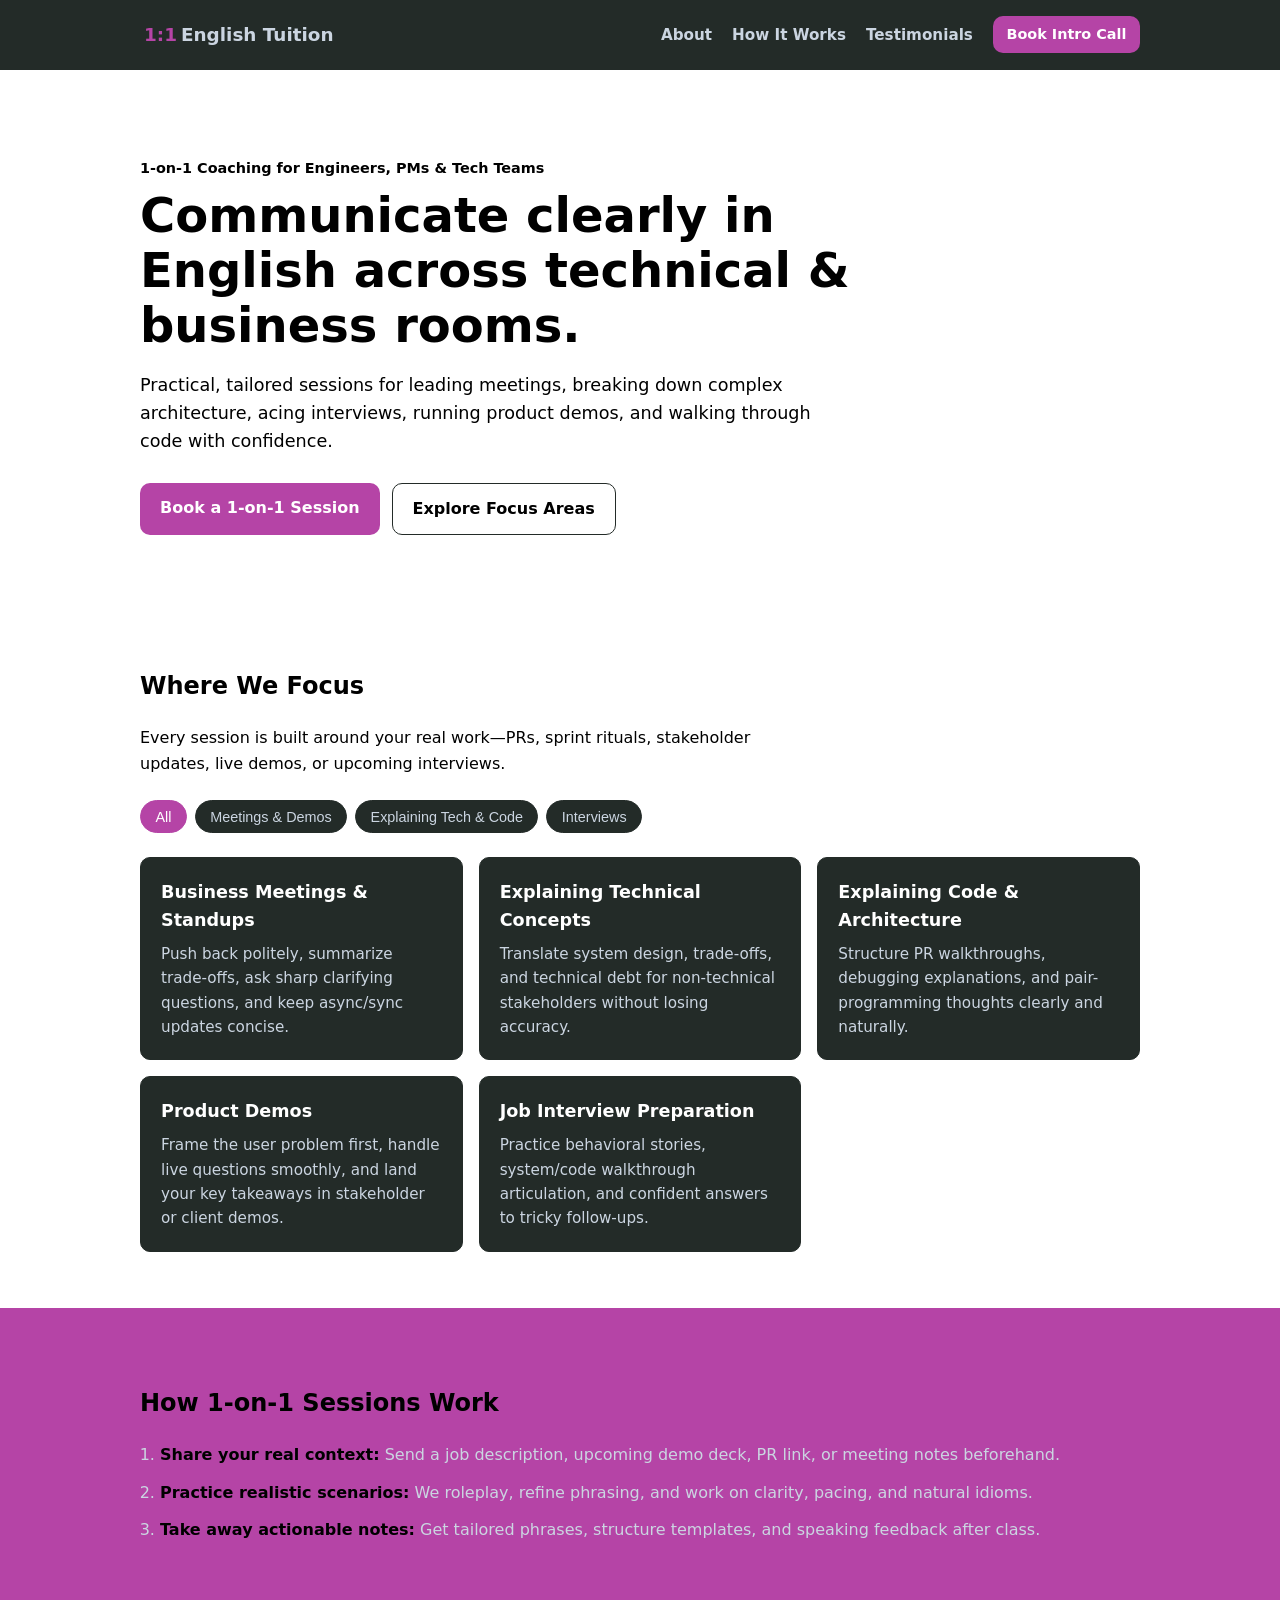
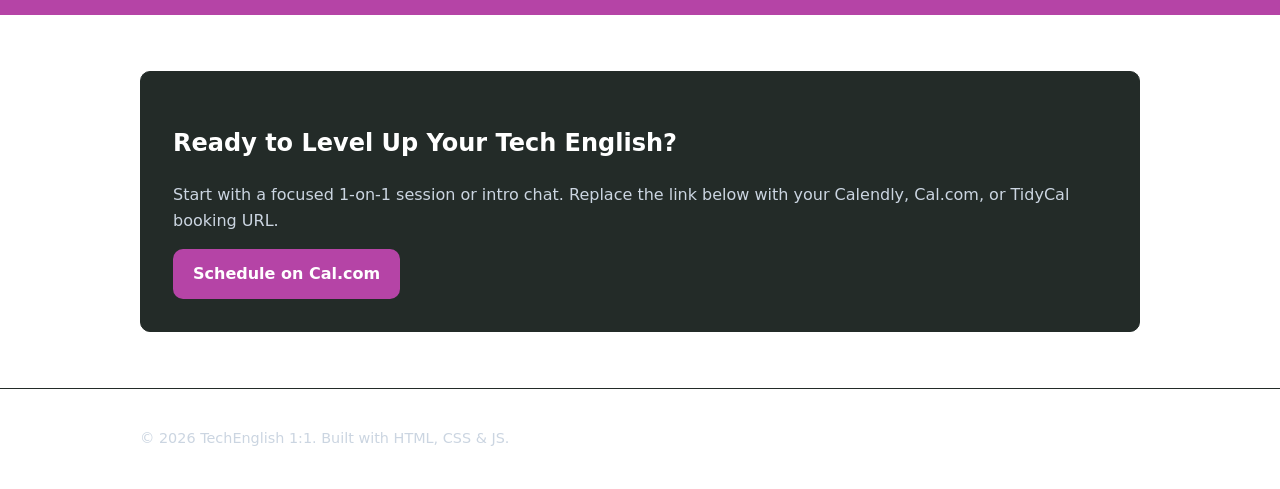
<file: index.html>
<!DOCTYPE html>
<html lang="en">

<head>
  <meta charset="UTF-8" />
  <meta name="viewport" content="width=device-width, initial-scale=1.0" />
  <title>1-on-1 English for Tech Workers</title>
  <link rel="stylesheet" href="assets/styles.css" />
</head>

<body>
  <header class="site-header" id="site-header"></header>

  <main>
    <section class="hero">
      <div class="container">
        <p class="eyebrow">1-on-1 Coaching for Engineers, PMs &amp; Tech Teams</p>
        <h1>Communicate clearly in English across technical &amp; business rooms.</h1>
        <p class="lead">
          Practical, tailored sessions for leading meetings, breaking down complex architecture,
          acing interviews, running product demos, and walking through code with confidence.
        </p>
        <div class="hero-actions">
          <a href="#book" class="btn">Book a 1-on-1 Session</a>
          <a href="#focus-areas" class="btn btn-secondary">Explore Focus Areas</a>
        </div>
      </div>
    </section>

    <section id="focus-areas" class="section">
      <div class="container">
        <h2>Where We Focus</h2>
        <p class="section-intro">
          Every session is built around your real work—PRs, sprint rituals, stakeholder updates,
          live demos, or upcoming interviews.
        </p>

        <div class="filter-bar" role="group" aria-label="Filter focus areas">
          <button class="filter-btn active" data-filter="all">All</button>
          <button class="filter-btn" data-filter="meetings">Meetings &amp; Demos</button>
          <button class="filter-btn" data-filter="technical">Explaining Tech &amp; Code</button>
          <button class="filter-btn" data-filter="career">Interviews</button>
        </div>

        <div class="grid">
          <article class="card" data-category="meetings">
            <h3>Business Meetings &amp; Standups</h3>
            <p>Push back politely, summarize trade-offs, ask sharp clarifying questions, and keep async/sync updates
              concise.</p>
          </article>

          <article class="card" data-category="technical">
            <h3>Explaining Technical Concepts</h3>
            <p>Translate system design, trade-offs, and technical debt for non-technical stakeholders without losing
              accuracy.</p>
          </article>

          <article class="card" data-category="technical">
            <h3>Explaining Code &amp; Architecture</h3>
            <p>Structure PR walkthroughs, debugging explanations, and pair-programming thoughts clearly and naturally.
            </p>
          </article>

          <article class="card" data-category="meetings">
            <h3>Product Demos</h3>
            <p>Frame the user problem first, handle live questions smoothly, and land your key takeaways in stakeholder
              or client demos.</p>
          </article>

          <article class="card" data-category="career">
            <h3>Job Interview Preparation</h3>
            <p>Practice behavioral stories, system/code walkthrough articulation, and confident answers to tricky
              follow-ups.</p>
          </article>
        </div>
      </div>
    </section>

    <section id="how-it-works" class="section section-alt">
      <div class="container" id="how-it-works">
        <h2>How 1-on-1 Sessions Work</h2>
        <ol class="steps">
          <li><strong>Share your real context:</strong> Send a job description, upcoming demo deck, PR link, or meeting
            notes beforehand.</li>
          <li><strong>Practice realistic scenarios:</strong> We roleplay, refine phrasing, and work on clarity, pacing,
            and natural idioms.</li>
          <li><strong>Take away actionable notes:</strong> Get tailored phrases, structure templates, and speaking
            feedback after class.</li>
        </ol>
      </div>
    </section>

    <section id="book" class="section">
      <div class="container booking-box">
        <h2>Ready to Level Up Your Tech English?</h2>
        <p>
          Start with a focused 1-on-1 session or intro chat. Replace the link below with your
          Calendly, Cal.com, or TidyCal booking URL.
        </p>
        <!-- Replace href with your real scheduling link -->
        <a href="https://cal.com/" target="_blank" rel="noopener noreferrer" class="btn">
          Schedule on Cal.com
        </a>
      </div>
    </section>
  </main>

  <footer class="site-footer">
    <div class="container">
      <p>&copy; <span id="year"></span> TechEnglish 1:1. Built with HTML, CSS &amp; JS.</p>
    </div>
  </footer>

  <script src="assets/main.js"></script>
</body>

</html>
</file>
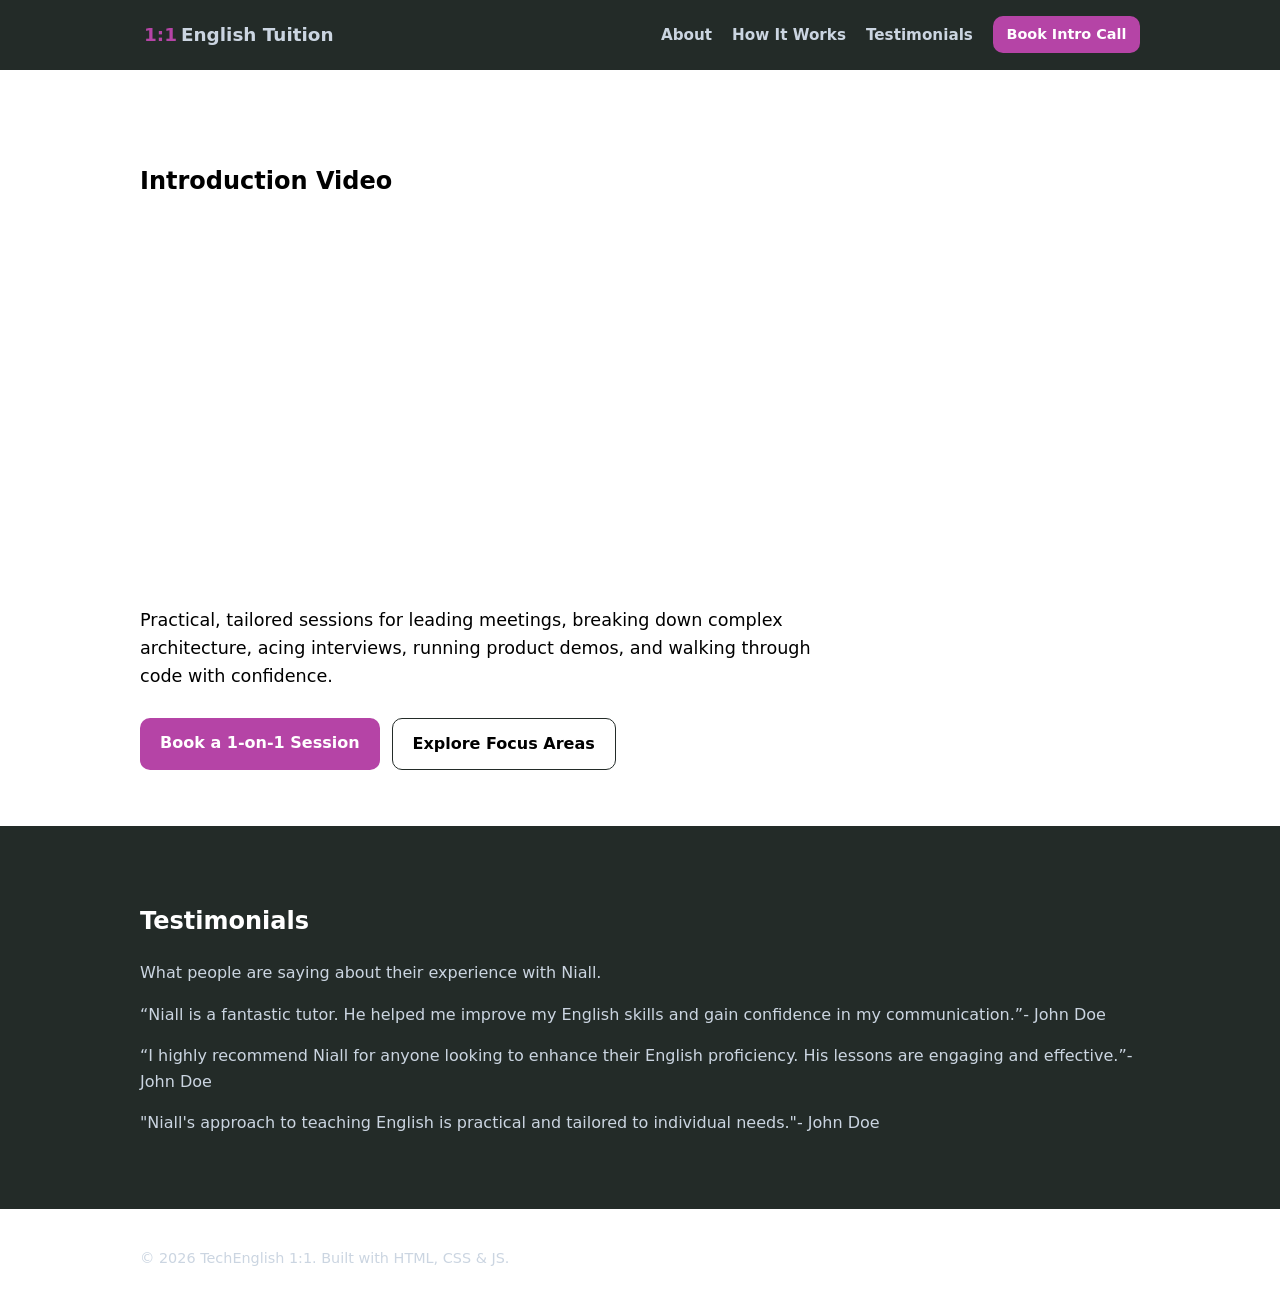
<file: about/index.html>
<!DOCTYPE html>
<html lang="en">

<head>
  <meta charset="UTF-8" />
  <meta name="viewport" content="width=device-width, initial-scale=1.0" />
  <title>About Me</title>
  <link rel="stylesheet" href="../assets/styles.css" />
</head>

<body>
  <header class="site-header" id="site-header"></header>
  <main>
    <section class="hero">
      <div class="container">
        <h2>Introduction Video</h2>
        <div class="video-container">
          <iframe class="video" title="vimeo-player" src="https://player.vimeo.com/video/1184546042?h=ae80319bee"
            width="640" height="360" frameborder="0" referrerpolicy="strict-origin-when-cross-origin"
            allow="autoplay; fullscreen; picture-in-picture; clipboard-write; encrypted-media; web-share"
            allowfullscreen>
          </iframe>
        </div>
        <p class="lead">
          Practical, tailored sessions for leading meetings, breaking down complex architecture,
          acing interviews, running product demos, and walking through code with confidence.
        </p>
        <div class="hero-actions">
          <a href="#book" class="btn">Book a 1-on-1 Session</a>
          <a href="#focus-areas" class="btn btn-secondary">Explore Focus Areas</a>
        </div>
      </div>
    </section>


    <section id="testimonials" class="section section-alt">
      <div class="container">
        <h2>Testimonials</h2>
        <p>What people are saying about their experience with Niall.</p>
        <div class="testimonial-grid">
          <div class="testimonial-card">
            <p class="testimonial-text"><q>Niall is a fantastic tutor. He helped me improve my English skills and gain
              confidence in my communication.</q><span class="testimonial-author">- John Doe</span></p> 
            
          </div>
          <div class="testimonial-card">
            <p class="testimonial-text"><q>I highly recommend Niall for anyone looking to enhance their English
              proficiency. His lessons are engaging and effective.</q><span class="testimonial-author">- John Doe</span></p>
          </div>
          <div class="testimonial-card">
            <p class="testimonial-text">"Niall's approach to teaching English is practical and tailored to individual
              needs."<span class="testimonial-author">- John Doe</span></p>
          </div>
        </div>

    </section>

    <footer class="site-footer">
      <div class="container">
        <p>&copy; <span id="year"></span> TechEnglish 1:1. Built with HTML, CSS &amp; JS.</p>
      </div>
    </footer>

    <script src="../assets/main.js"></script>
</body>

</html>
</file>
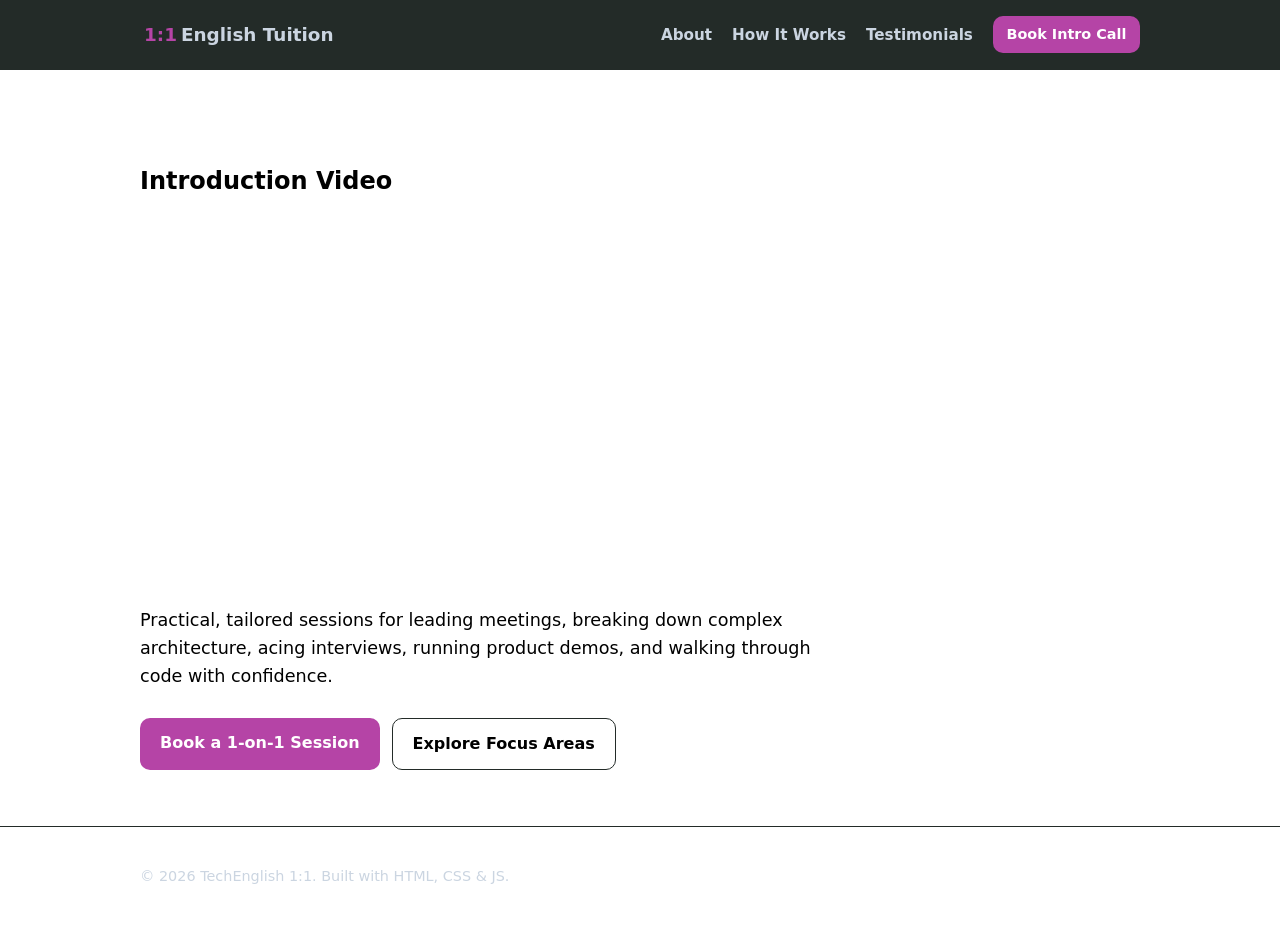
<file: about.html>
<!DOCTYPE html>
<html lang="en">

<head>
  <meta charset="UTF-8" />
  <meta name="viewport" content="width=device-width, initial-scale=1.0" />
  <title>About Me</title>
  <link rel="stylesheet" href="assets/styles.css" />
</head>

<body>
  <header class="site-header" id="site-header"></header>
  <main>
    <section class="hero">
      <div class="container">
        <h2>Introduction Video</h2>
        <div class="video-container"> 
          <iframe class="video" title="vimeo-player"
            src="https://player.vimeo.com/video/1184546042?h=ae80319bee" width="640" height="360" frameborder="0"
            referrerpolicy="strict-origin-when-cross-origin"
            allow="autoplay; fullscreen; picture-in-picture; clipboard-write; encrypted-media; web-share"
            allowfullscreen>
          </iframe>
        </div>
        <p class="lead">
          Practical, tailored sessions for leading meetings, breaking down complex architecture,
          acing interviews, running product demos, and walking through code with confidence.
        </p>
        <div class="hero-actions">
          <a href="#book" class="btn">Book a 1-on-1 Session</a>
          <a href="#focus-areas" class="btn btn-secondary">Explore Focus Areas</a>
        </div>
      </div>
    </section>

    <footer class="site-footer">
      <div class="container">
        <p>&copy; <span id="year"></span> TechEnglish 1:1. Built with HTML, CSS &amp; JS.</p>
      </div>
    </footer>

    <script src="assets/main.js"></script>
</body>

</html>
</file>
<file: assets/styles.css>
:root {
  /*--bg: #69223C;*/
  --bg: #FFFFFF;
  --surface: #232B28;
  --surface-alt: #232B28;
  --text: #000000;
  --text-hover: #B544A6;
  --muted: #cbd5e1;
  --accent: #B544A6;
  --accent-text: #ffffff;
  --border: #232B28;
  --header: #232B28;
  --radius: 10px;
  --max-width: 1000px;
}

* {
  box-sizing: border-box;
}

body {
  margin: 0;
  font-family: system-ui, -apple-system, BlinkMacSystemFont, "Segoe UI", Roboto, sans-serif;
  background: var(--bg);
  color: var(--text);
  line-height: 1.6;
}

.container {
  width: min(100% - 2rem, var(--max-width));
  margin-inline: auto;
}

.site-header {
  border-bottom: 1px solid var(--border);
  padding: 1rem 0;
  position: sticky;
  top: 0;
  background: var(--header);
  backdrop-filter: blur(8px);
}

.nav-row {
  display: flex;
  justify-content: space-between;
  align-items: center;
  gap: 1rem;
}

#header-text {
  color: var(--muted);
}

.logo {
  color: var(--text);
  text-decoration: none;
  font-weight: 700;
  font-size: 1.15rem;
}

.logo span {
  color: var(--accent);
  margin-left: 0.25rem;
}

nav {
  display: flex;
  align-items: center;
  gap: 1.25rem;
}

nav a {
  color: var(--muted);
  text-decoration: none;
  font-size: 0.95rem;
  font-weight: bold;
}

nav a:hover {
  color: var(--text-hover);
}

.hero {
  padding: 4.5rem 0 3.5rem;
}

.eyebrow {
  color: var(--text);
  font-weight: 600;
  font-size: 0.9rem;
  margin-bottom: 0.5rem;
}

h1 {
  font-size: clamp(2rem, 4vw, 3rem);
  line-height: 1.15;
  margin: 0 0 1rem;
  max-width: 22ch;
}

.lead {
  color: var(--text);
  font-size: 1.1rem;
  max-width: 60ch;
  margin-bottom: 1.75rem;
}

.hero-actions {
  display: flex;
  flex-wrap: wrap;
  gap: 0.75rem;
}

.btn {
  display: inline-block;
  background: var(--accent);
  color: var(--accent-text);
  font-weight: 600;
  text-decoration: none;
  padding: 0.75rem 1.25rem;
  border-radius: var(--radius);
  border: none;
  cursor: pointer;
}

.btn-secondary {
  background: transparent;
  color: var(--text);
  border: 1px solid var(--border);
}

.btn-small {
  padding: 0.45rem 0.85rem;
  font-size: 0.9rem;
}

.section {
  padding: 3.5rem 0;
}

.section-alt {
  background: var(--surface-alt);
}

.section-intro {
  color: var(--text);
  max-width: 60ch;
}

.filter-bar {
  display: flex;
  flex-wrap: wrap;
  gap: 0.5rem;
  margin: 1.5rem 0;
}

.filter-btn {
  background: var(--surface);
  color: var(--muted);
  border: 1px solid var(--border);
  padding: 0.45rem 0.9rem;
  border-radius: 999px;
  cursor: pointer;
  font-size: 0.9rem;
}

.filter-btn.active,
.filter-btn:hover {
  background: var(--accent);
  color: var(--accent-text);
  border-color: var(--accent);
}

.grid {
  display: grid;
  grid-template-columns: repeat(auto-fit, minmax(260px, 1fr));
  gap: 1rem;
}

.card {
  background: var(--surface);
  border: 1px solid var(--border);
  border-radius: var(--radius);
  padding: 1.25rem;
}

.card.hidden {
  display: none;
}

.card h3 {
  margin-top: 0;
  margin-bottom: 0.5rem;
  font-size: 1.1rem;
}

.card p {
  margin: 0;
  color: var(--muted);
  font-size: 0.95rem;
}

.steps {
  padding-left: 1.25rem;
  color: var(--muted);
}

.steps li {
  margin-bottom: 0.75rem;
}

.steps strong {
  color: var(--text);
}

.booking-box {
  background: var(--surface);
  border: 1px solid var(--border);
  border-radius: var(--radius);
  padding: 2rem;
}

.site-footer {
  border-top: 1px solid var(--border);
  padding: 1.5rem 0;
  color: var(--muted);
  font-size: 0.9rem;
}

.video-container {
    display: block;
    margin-left: 0;
    margin-right: auto;
    width: 100%;
    max-width: 640px;
    aspect-ratio: 16 / 9;
    align-self: flex-start;
    text-align: left;
}

.video-container iframe {
    width: 100%;
    height: 100%;
    border: none;
}

#how-it-works {
  background-color: var(--accent);
}

.card h3 {
  color: var(--accent-text);
}

#book h2 {
  color: var(--accent-text);
}

#book p {
  color: var(--muted);
}

#testimonials h2 {
  color: var(--accent-text);
}

#testimonials p {
  color: var(--muted);
}
</file>
